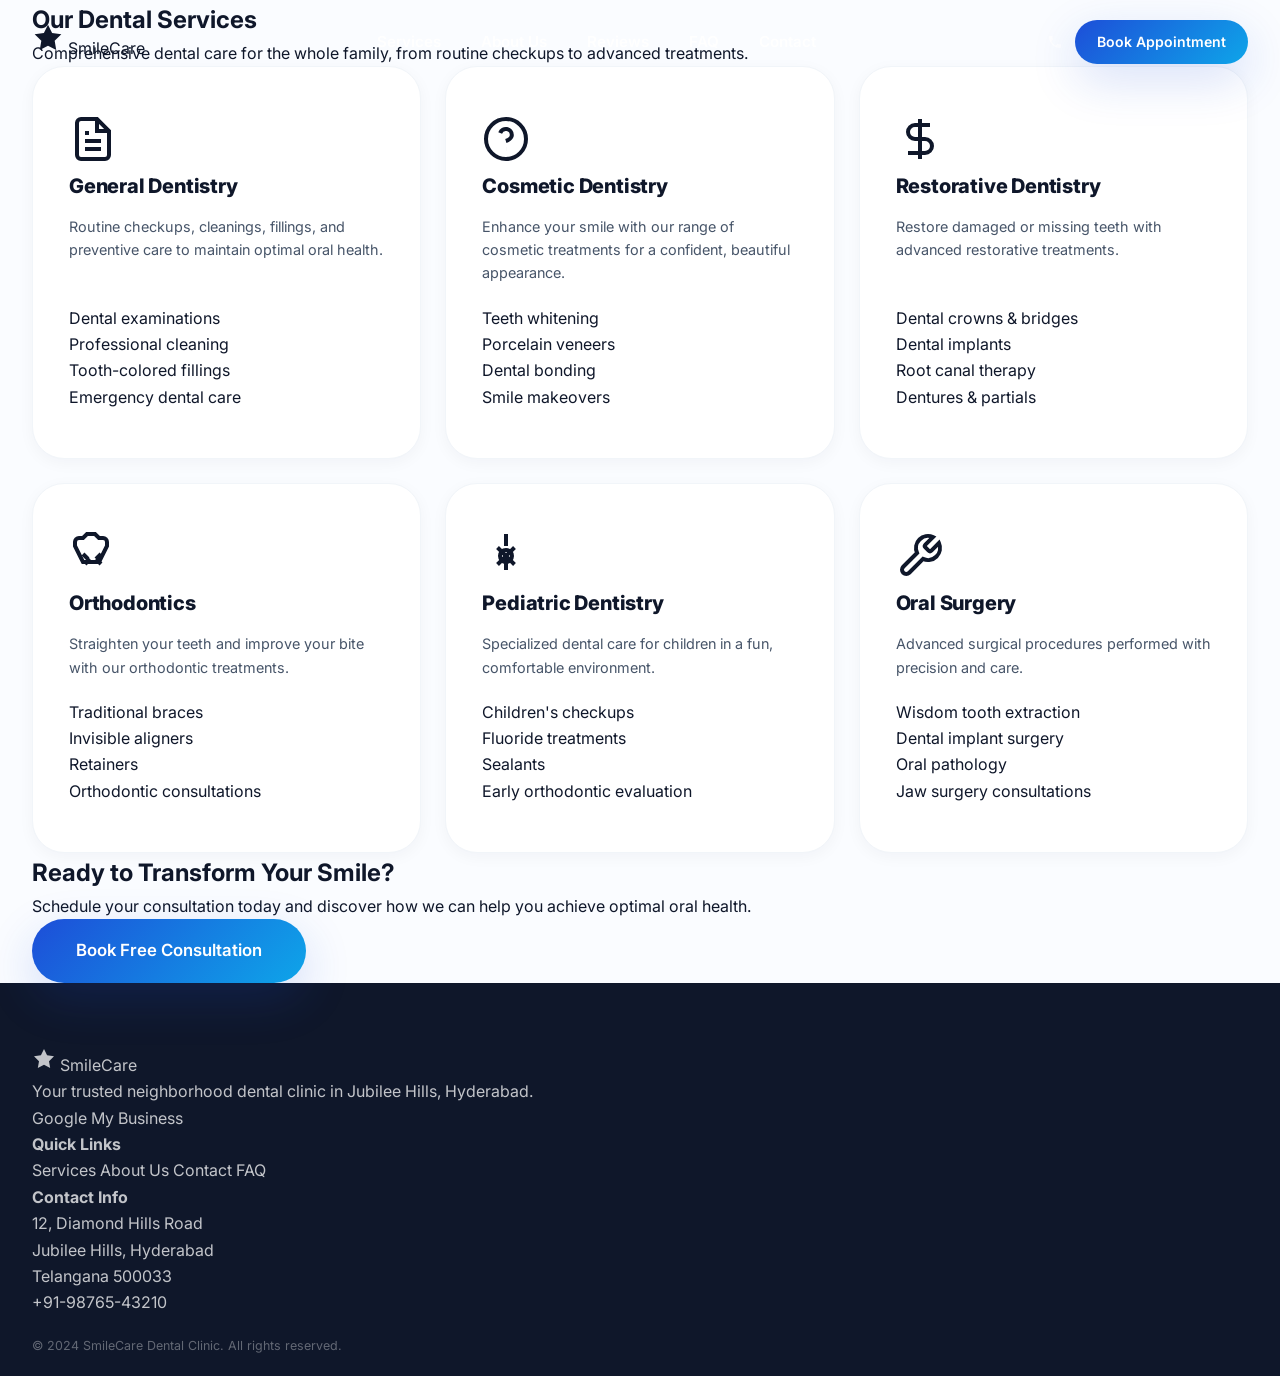
<file: services.html>
<!DOCTYPE html>
<html lang="en">
<head>
  <meta charset="UTF-8" />
  <meta name="viewport" content="width=device-width, initial-scale=1.0" />
  <title>Our Services | SmileCare Dental Clinic</title>
  <meta name="description" content="Comprehensive dental services at SmileCare Clinic: teeth cleaning, fillings, root canals, implants, braces, whitening, and more. Book your appointment today." />
  <meta name="keywords" content="dental services, teeth cleaning, dental implants, root canal, braces, teeth whitening, cosmetic dentistry" />
  <meta name="robots" content="index, follow" />
  <meta property="og:title" content="Our Services | SmileCare Dental Clinic" />
  <meta property="og:description" content="Comprehensive dental services at SmileCare Clinic: teeth cleaning, fillings, root canals, implants, braces, whitening, and more. Book your appointment today." />
  <meta property="og:image" content="./images/clinic_hero.png" />
  <meta property="og:type" content="website" />
  <meta property="og:url" content="http://localhost:8000/services.html" />
  <link rel="canonical" href="http://localhost:8000/services.html" />
  <link rel="icon" href="./favicon.svg" type="image/svg+xml" />
  <link rel="preconnect" href="https://fonts.googleapis.com" />
  <link rel="preconnect" href="https://fonts.gstatic.com" crossorigin />
  <link href="https://fonts.googleapis.com/css2?family=Inter:wght@300;400;500;600;700;800;900&family=DM+Serif+Display:ital@0;1&display=swap" rel="stylesheet" />
  <link rel="stylesheet" href="./style.css" />
</head>
<body>
  <header id="navbar" class="navbar">
    <div class="container nav-inner">
      <a href="./index.html" class="logo" aria-label="SmileCare Dental Clinic homepage">
        <svg width="32" height="32" viewBox="0 0 24 24" fill="currentColor"><path d="M12 2l3.09 6.26L22 9.27l-5 4.87 1.18 6.88L12 17.77l-6.18 3.25L7 14.14 2 9.27l6.91-1.01L12 2z"/></svg>
        <span>SmileCare</span>
      </a>
      <nav class="nav-links" id="nav-links" role="navigation" aria-label="Primary navigation">
        <a href="./services.html" class="nav-link active">Services</a>
        <a href="./index.html#about" class="nav-link">About Us</a>
        <a href="./index.html#testimonials" class="nav-link">Reviews</a>
        <a href="./index.html#faq" class="nav-link">FAQ</a>
        <a href="./index.html#contact" class="nav-link">Contact</a>
      </nav>
      <div class="nav-cta-group">
        <a href="tel:+919876543210" class="btn-call" id="nav-call">
          <svg width="16" height="16" viewBox="0 0 24 24" fill="currentColor"><path d="M6.62 10.79c1.44 2.83 3.76 5.14 6.59 6.59l2.2-2.2c.27-.27.67-.36 1.02-.24 1.12.37 2.33.57 3.57.57.55 0 1 .45 1 1V20c0 .55-.45 1-1 1-9.39 0-17-7.61-17-17 0-.55.45-1 1-1h3.5c.55 0 1 .45 1 1 0 1.25.2 2.45.57 3.57.11.35.03.74-.25 1.02l-2.2 2.2z"/></svg>
        <a href="./index.html#book" class="btn-primary nav-book" id="nav-book">Book Appointment</a>
        <button class="hamburger" id="hamburger" aria-label="Toggle menu">
          <span></span><span></span><span></span>
        </button>
      </div>
    </div>
  </header>

  <main>
    <section class="services-hero">
      <div class="container">
        <h1>Our Dental Services</h1>
        <p class="lead">Comprehensive dental care for the whole family, from routine checkups to advanced treatments.</p>
      </div>
    </section>

    <section class="services-content">
      <div class="container">
        <div class="services-grid">
          <div class="service-card">
            <div class="service-icon">
              <svg width="48" height="48" viewBox="0 0 24 24" fill="none" stroke="currentColor" stroke-width="2"><path d="M14 2H6a2 2 0 0 0-2 2v16a2 2 0 0 0 2 2h12a2 2 0 0 0 2-2V8z"/><polyline points="14,2 14,8 20,8"/><line x1="16" y1="13" x2="8" y2="13"/><line x1="16" y1="17" x2="8" y2="17"/><polyline points="10,9 9,9 8,9"/></svg>
            </div>
            <h3>General Dentistry</h3>
            <p>Routine checkups, cleanings, fillings, and preventive care to maintain optimal oral health.</p>
            <ul>
              <li>Dental examinations</li>
              <li>Professional cleaning</li>
              <li>Tooth-colored fillings</li>
              <li>Emergency dental care</li>
            </ul>
          </div>

          <div class="service-card">
            <div class="service-icon">
              <svg width="48" height="48" viewBox="0 0 24 24" fill="none" stroke="currentColor" stroke-width="2"><circle cx="12" cy="12" r="10"/><path d="M9.09 9a3 3 0 0 1 5.83 1c0 2-3 3-3 3"/><path d="M12 17h.01"/></svg>
            </div>
            <h3>Cosmetic Dentistry</h3>
            <p>Enhance your smile with our range of cosmetic treatments for a confident, beautiful appearance.</p>
            <ul>
              <li>Teeth whitening</li>
              <li>Porcelain veneers</li>
              <li>Dental bonding</li>
              <li>Smile makeovers</li>
            </ul>
          </div>

          <div class="service-card">
            <div class="service-icon">
              <svg width="48" height="48" viewBox="0 0 24 24" fill="none" stroke="currentColor" stroke-width="2"><path d="M12 2v20M17 5H9.5a3.5 3.5 0 0 0 0 7h5a3.5 3.5 0 0 1 0 7H6"/></svg>
            </div>
            <h3>Restorative Dentistry</h3>
            <p>Restore damaged or missing teeth with advanced restorative treatments.</p>
            <ul>
              <li>Dental crowns & bridges</li>
              <li>Dental implants</li>
              <li>Root canal therapy</li>
              <li>Dentures & partials</li>
            </ul>
          </div>

          <div class="service-card">
            <div class="service-icon">
              <svg width="48" height="48" viewBox="0 0 24 24" fill="none" stroke="currentColor" stroke-width="2"><path d="M3 7V5a2 2 0 0 1 2-2h2l2-2h4l2 2h2a2 2 0 0 1 2 2v2l-3 6-1 2H7l-1-2-3-6z"/><path d="M16 11l-2.5 2.5"/><path d="M10.5 13.5L8 16"/><path d="M7 11l2.5 2.5"/><path d="M13.5 13.5L16 16"/></svg>
            </div>
            <h3>Orthodontics</h3>
            <p>Straighten your teeth and improve your bite with our orthodontic treatments.</p>
            <ul>
              <li>Traditional braces</li>
              <li>Invisible aligners</li>
              <li>Retainers</li>
              <li>Orthodontic consultations</li>
            </ul>
          </div>

          <div class="service-card">
            <div class="service-icon">
              <svg width="48" height="48" viewBox="0 0 24 24" fill="none" stroke="currentColor" stroke-width="2"><circle cx="12" cy="12" r="3"/><path d="M12 1v6m0 6v6"/><path d="m16.24 7.76-4.24 4.24-4.24-4.24"/><path d="m7.76 16.24 4.24-4.24 4.24 4.24"/></svg>
            </div>
            <h3>Pediatric Dentistry</h3>
            <p>Specialized dental care for children in a fun, comfortable environment.</p>
            <ul>
              <li>Children's checkups</li>
              <li>Fluoride treatments</li>
              <li>Sealants</li>
              <li>Early orthodontic evaluation</li>
            </ul>
          </div>

          <div class="service-card">
            <div class="service-icon">
              <svg width="48" height="48" viewBox="0 0 24 24" fill="none" stroke="currentColor" stroke-width="2"><path d="M14.7 6.3a1 1 0 0 0 0 1.4l1.6 1.6a1 1 0 0 0 1.4 0l3.77-3.77a6 6 0 0 1-7.94 7.94l-6.91 6.91a2.12 2.12 0 0 1-3-3l6.91-6.91a6 6 0 0 1 7.94-7.94l-3.76 3.76z"/></svg>
            </div>
            <h3>Oral Surgery</h3>
            <p>Advanced surgical procedures performed with precision and care.</p>
            <ul>
              <li>Wisdom tooth extraction</li>
              <li>Dental implant surgery</li>
              <li>Oral pathology</li>
              <li>Jaw surgery consultations</li>
            </ul>
          </div>
        </div>

        <div class="cta-section">
          <h2>Ready to Transform Your Smile?</h2>
          <p>Schedule your consultation today and discover how we can help you achieve optimal oral health.</p>
          <a href="./index.html#book" class="btn-primary btn-lg">Book Free Consultation</a>
        </div>
      </div>
    </section>
  </main>

  <footer class="footer">
    <div class="container">
      <div class="footer-content">
        <div class="footer-section">
          <a href="./index.html" class="footer-logo">
            <svg width="24" height="24" viewBox="0 0 24 24" fill="currentColor"><path d="M12 2l3.09 6.26L22 9.27l-5 4.87 1.18 6.88L12 17.77l-6.18 3.25L7 14.14 2 9.27l6.91-1.01L12 2z"/></svg>
            <span>SmileCare</span>
          </a>
          <p>Your trusted neighborhood dental clinic in Jubilee Hills, Hyderabad.</p>
          <div class="social-links">
            <a href="https://www.google.com/maps/place/SmileCare+Dental+Clinic/@17.4320,78.4200" aria-label="Find us on Google Maps">Google My Business</a>
          </div>
        </div>
        <div class="footer-section">
          <h4>Quick Links</h4>
          <a href="./services.html">Services</a>
          <a href="./index.html#about">About Us</a>
          <a href="./index.html#contact">Contact</a>
          <a href="./index.html#faq">FAQ</a>
        </div>
        <div class="footer-section">
          <h4>Contact Info</h4>
          <p>12, Diamond Hills Road<br>Jubilee Hills, Hyderabad<br>Telangana 500033</p>
          <p><a href="tel:+919876543210">+91-98765-43210</a></p>
        </div>
      </div>
      <div class="footer-bottom">
        <p>&copy; 2024 SmileCare Dental Clinic. All rights reserved.</p>
      </div>
    </div>
  </footer>

  <script src="./script.js"></script>
</body>
</html>
</file>
<file: style.css>
/* ═══════════════════════════════════════════════
   SmileCare Dental — Premium Website Stylesheet
   ═══════════════════════════════════════════════ */

/* ─── Tokens ─── */
:root {
  --primary: #1d4ed8;
  --primary-light: #3b82f6;
  --primary-pale: #eff6ff;
  --primary-dark: #1e3a8a;
  --accent: #06b6d4;
  --accent2: #0ea5e9;
  --green: #10b981;
  --pink: #ec4899;
  --purple: #8b5cf6;
  --gold: #f59e0b;

  --text: #0f172a;
  --text-muted: #475569;
  --text-light: #94a3b8;
  --bg: #fafcff;
  --bg-card: #ffffff;
  --border: #e2e8f0;
  --border-light: #f1f5f9;

  --radius: 20px;
  --radius-sm: 12px;
  --radius-lg: 32px;
  --shadow-sm: 0 4px 16px rgba(15, 23, 42, 0.04);
  --shadow: 0 12px 40px rgba(15, 23, 42, 0.06);
  --shadow-lg: 0 24px 80px rgba(15, 23, 42, 0.08);
  --shadow-blue: 0 16px 48px rgba(29, 78, 216, 0.18);

  --nav-h: 84px;
  --transition: all 0.4s cubic-bezier(0.16, 1, 0.3, 1);
  --transition-slow: all 0.8s cubic-bezier(0.16, 1, 0.3, 1);
}

/* ─── Reset ─── */
*,
*::before,
*::after {
  box-sizing: border-box;
  margin: 0;
  padding: 0;
}

html, body {
  max-width: 100%;
  overflow-x: hidden;
}

html {
  scroll-behavior: smooth;
  scroll-padding-top: 90px;
  font-size: 16px;
}

body {
  font-family: 'Inter', -apple-system, BlinkMacSystemFont, sans-serif;
  background: var(--bg);
  color: var(--text);
  line-height: 1.65;
  overflow-x: hidden;
}

/* ─── Custom Scrollbar ─── */
::-webkit-scrollbar {
  width: 10px;
}

::-webkit-scrollbar-track {
  background: var(--bg);
}

::-webkit-scrollbar-thumb {
  background: linear-gradient(var(--primary-light), var(--primary));
  border-radius: 10px;
  border: 2px solid var(--bg);
}

::-webkit-scrollbar-thumb:hover {
  background: var(--primary);
}

img {
  max-width: 100%;
  display: block;
}

a {
  text-decoration: none;
  color: inherit;
  transition: var(--transition);
}

ul {
  list-style: none;
}

button {
  cursor: pointer;
  border: none;
  background: none;
  font-family: inherit;
}

/* ─── Container ─── */
.container {
  max-width: 1280px;
  margin: 0 auto;
  padding: 0 32px;
}

/* ─── Section ─── */
.section {
  padding: 120px 0;
}

/* ─── Gradient Text ─── */
.gradient-text {
  background: linear-gradient(135deg, var(--primary) 0%, var(--accent) 100%);
  -webkit-background-clip: text;
  -webkit-text-fill-color: transparent;
  background-clip: text;
}

/* ─── Buttons ─── */
.btn-primary {
  display: inline-flex;
  align-items: center;
  gap: 8px;
  background: linear-gradient(135deg, var(--primary) 0%, var(--accent2) 100%);
  color: #fff;
  font-weight: 600;
  font-size: 0.95rem;
  padding: 13px 28px;
  border-radius: 999px;
  transition: var(--transition);
  box-shadow: var(--shadow-blue);
  white-space: nowrap;
}

.btn-primary:hover {
  transform: translateY(-2px);
  box-shadow: 0 16px 48px rgba(29, 78, 216, 0.30);
  filter: brightness(1.08);
}

.btn-primary.btn-lg {
  padding: 18px 44px;
  font-size: 1.05rem;
}

.btn-primary.btn-full {
  width: 100%;
  justify-content: center;
  padding: 16px;
  font-size: 1rem;
}

.btn-ghost {
  display: inline-flex;
  align-items: center;
  gap: 8px;
  background: rgba(255, 255, 255, 0.15);
  color: #fff;
  font-weight: 600;
  font-size: 0.95rem;
  padding: 13px 28px;
  border-radius: 999px;
  border: 2px solid rgba(255, 255, 255, 0.4);
  transition: var(--transition);
  backdrop-filter: blur(8px);
  white-space: nowrap;
}

.btn-ghost:hover {
  background: rgba(255, 255, 255, 0.25);
  border-color: rgba(255, 255, 255, 0.7);
}

.btn-ghost.btn-lg {
  padding: 16px 36px;
  font-size: 1rem;
}

.btn-outline {
  display: inline-flex;
  align-items: center;
  gap: 8px;
  background: transparent;
  color: var(--primary);
  font-weight: 600;
  padding: 13px 28px;
  border-radius: 999px;
  border: 2px solid var(--primary);
  transition: var(--transition);
}

.btn-outline:hover {
  background: var(--primary);
  color: #fff;
}

.btn-white {
  display: inline-flex;
  align-items: center;
  gap: 8px;
  background: #fff;
  color: var(--primary);
  font-weight: 700;
  padding: 15px 32px;
  border-radius: 999px;
  transition: var(--transition);
  box-shadow: 0 8px 24px rgba(0, 0, 0, 0.15);
  white-space: nowrap;
}

.btn-white:hover {
  transform: translateY(-2px);
  box-shadow: 0 16px 40px rgba(0, 0, 0, 0.20);
}

.btn-outline-white {
  display: inline-flex;
  align-items: center;
  gap: 8px;
  background: transparent;
  color: #fff;
  font-weight: 600;
  padding: 14px 28px;
  border-radius: 999px;
  border: 2px solid rgba(255, 255, 255, 0.6);
  transition: var(--transition);
  white-space: nowrap;
}

.btn-outline-white:hover {
  background: rgba(255, 255, 255, 0.15);
  border-color: #fff;
}

/* Pulse animation */
@keyframes pulse-ring {
  0% {
    box-shadow: 0 0 0 0 rgba(29, 78, 216, 0.35);
  }

  70% {
    box-shadow: 0 0 0 14px rgba(29, 78, 216, 0);
  }

  100% {
    box-shadow: 0 0 0 0 rgba(29, 78, 216, 0);
  }
}

.pulse-btn {
  animation: pulse-ring 2.5s ease-out infinite;
}

/* ─── Section Header ─── */
.section-header {
  text-align: center;
  margin-bottom: 80px;
}

.section-tag {
  display: inline-flex;
  align-items: center;
  gap: 8px;
  background: var(--primary-pale);
  color: var(--primary-dark);
  font-weight: 700;
  font-size: 0.85rem;
  letter-spacing: 0.1em;
  text-transform: uppercase;
  padding: 8px 20px;
  border-radius: 999px;
  margin-bottom: 24px;
}

.section-title {
  font-size: clamp(2.2rem, 5vw, 3.2rem);
  font-weight: 800;
  line-height: 1.15;
  margin-bottom: 24px;
  color: var(--text);
  letter-spacing: -0.02em;
}

.section-subtitle {
  color: var(--text-muted);
  font-size: 1.15rem;
  line-height: 1.7;
  max-width: 640px;
  margin: 0 auto;
}

/* ════════════════════════════════
   NAVBAR
════════════════════════════════ */
.navbar {
  position: fixed;
  top: 0;
  left: 0;
  right: 0;
  z-index: 100;
  height: var(--nav-h);
  background: transparent;
  transition: var(--transition);
}

.navbar.scrolled {
  background: rgba(255, 255, 255, 0.85);
  box-shadow: var(--shadow-sm);
  backdrop-filter: blur(24px);
  -webkit-backdrop-filter: blur(24px);
  border-bottom: 1px solid rgba(0, 0, 0, 0.04);
}

.nav-inner {
  display: flex;
  align-items: center;
  justify-content: space-between;
  height: var(--nav-h);
  gap: 24px;
}

.brand {
  display: flex;
  align-items: center;
  gap: 12px;
  font-weight: 800;
  font-size: 1.4rem;
  color: #fff;
  transition: var(--transition);
  letter-spacing: -0.02em;
}

.brand:hover .brand-icon {
  animation: brand-bounce 0.8s cubic-bezier(0.36, 0, 0.66, -0.56) infinite alternate;
}

@keyframes brand-bounce {
  0% {
    transform: translateY(0);
  }
  100% {
    transform: translateY(-4px) rotate(12deg);
  }
}

.brand-icon {
  font-size: 1.8rem;
  transition: transform 0.3s;
}

.navbar.scrolled .brand {
  color: var(--text);
}

.brand-accent {
  color: var(--accent);
}

.navbar.scrolled .brand-accent {
  color: var(--primary);
}

.brand-text {
  letter-spacing: -0.03em;
}

.nav-links {
  display: flex;
  align-items: center;
  gap: 8px;
}

.nav-link {
  font-size: 0.95rem;
  font-weight: 600;
  color: rgba(255, 255, 255, 0.95);
  padding: 8px 16px;
  border-radius: 999px;
  transition: var(--transition);
}

.nav-link:hover {
  background: rgba(255, 255, 255, 0.15);
  color: #fff;
  transform: translateY(-1px);
}

.navbar.scrolled .nav-link {
  color: var(--text-muted);
}

.navbar.scrolled .nav-link:hover {
  background: var(--bg);
  color: var(--primary);
  box-shadow: inset 0 0 0 1px var(--border);
}

.navbar.scrolled .nav-link.active-nav {
  color: var(--primary);
  font-weight: 600;
}

.nav-link.active-nav {
  color: #fff;
  background: rgba(255, 255, 255, 0.15);
}

.nav-cta-group {
  display: flex;
  align-items: center;
  gap: 12px;
}

.btn-call {
  display: flex;
  align-items: center;
  gap: 6px;
  font-size: 0.85rem;
  font-weight: 600;
  color: rgba(255, 255, 255, 0.9);
  transition: var(--transition);
}

.navbar.scrolled .btn-call {
  color: var(--text-muted);
}

.btn-call:hover {
  color: var(--primary);
}

.nav-book {
  font-size: 0.88rem;
  padding: 10px 22px;
  background: linear-gradient(135deg, var(--primary), var(--accent2));
}

.hamburger {
  display: none;
  flex-direction: column;
  gap: 5px;
  padding: 6px;
}

.hamburger span {
  display: block;
  width: 22px;
  height: 2px;
  background: #fff;
  border-radius: 2px;
  transition: var(--transition);
}

.navbar.scrolled .hamburger span {
  background: var(--text);
}

/* ════════════════════════════════
   HERO
════════════════════════════════ */
.hero {
  min-height: 100vh;
  background: linear-gradient(135deg, #0f172a 0%, #1e3a8a 40%, #1d4ed8 70%, #0891b2 100%);
  display: flex;
  align-items: center;
  position: relative;
  overflow: hidden;
  padding-top: var(--nav-h);
}

.hero-bg-gradient {
  position: absolute;
  inset: 0;
  background:
    radial-gradient(ellipse 60% 50% at 70% 40%, rgba(6, 182, 212, 0.18) 0%, transparent 60%),
    radial-gradient(ellipse 40% 60% at 20% 70%, rgba(99, 102, 241, 0.14) 0%, transparent 60%);
  pointer-events: none;
}

.hero-particles {
  position: absolute;
  inset: 0;
  pointer-events: none;
  overflow: hidden;
}

.particle {
  position: absolute;
  border-radius: 50%;
  background: rgba(255, 255, 255, 0.06);
  animation: float-particle linear infinite;
}

@keyframes float-particle {
  0% {
    transform: translateY(100vh) rotate(0deg);
    opacity: 0;
  }

  10% {
    opacity: 1;
  }

  90% {
    opacity: 0.6;
  }

  100% {
    transform: translateY(-100px) rotate(720deg);
    opacity: 0;
  }
}

.hero-inner {
  display: grid;
  grid-template-columns: 1fr 1.1fr;
  gap: 80px;
  align-items: center;
  padding: 100px 32px 140px;
  position: relative;
  z-index: 1;
}

.hero-badge {
  display: inline-flex;
  align-items: center;
  gap: 8px;
  background: rgba(255, 255, 255, 0.12);
  border: 1px solid rgba(255, 255, 255, 0.2);
  color: rgba(255, 255, 255, 0.9);
  font-size: 0.82rem;
  font-weight: 500;
  padding: 7px 16px;
  border-radius: 999px;
  margin-bottom: 24px;
  backdrop-filter: blur(8px);
}

.badge-dot {
  width: 8px;
  height: 8px;
  background: #22c55e;
  border-radius: 50%;
  animation: blink 1.5s ease-in-out infinite;
}

@keyframes blink {

  0%,
  100% {
    opacity: 1
  }

  50% {
    opacity: 0.3
  }
}

.hero-title {
  font-size: clamp(2.8rem, 5.5vw, 4.4rem);
  font-weight: 900;
  color: #fff;
  line-height: 1.05;
  margin-bottom: 24px;
  letter-spacing: -0.04em;
}

.hero-title .gradient-text {
  background: linear-gradient(90deg, #38bdf8, #a5f3fc);
  -webkit-background-clip: text;
  -webkit-text-fill-color: transparent;
  background-clip: text;
}

.hero-subtitle {
  font-size: 1.25rem;
  color: rgba(255, 255, 255, 0.85);
  max-width: 520px;
  margin-bottom: 40px;
  line-height: 1.65;
}

.hero-subtitle strong {
  color: #fff;
  font-weight: 700;
}

/* Trust bar */
.trust-bar {
  display: grid;
  grid-template-columns: repeat(4, 1fr);
  background: rgba(255, 255, 255, 0.10);
  border: 1px solid rgba(255, 255, 255, 0.15);
  border-radius: var(--radius);
  padding: 0;
  margin-bottom: 40px;
  backdrop-filter: blur(12px);
  overflow: hidden;
}

.trust-item {
  display: flex;
  align-items: center;
  gap: 10px;
  color: #fff;
  padding: 20px 18px;
  position: relative;
}

.trust-item:not(:last-child)::after {
  content: '';
  position: absolute;
  right: 0;
  top: 20%;
  height: 60%;
  width: 1px;
  background: rgba(255, 255, 255, 0.18);
}

.trust-item .trust-icon {
  font-size: 1.4rem;
  flex-shrink: 0;
}

.trust-item div {
  display: flex;
  flex-direction: column;
}

.trust-item strong {
  font-size: 1.15rem;
  font-weight: 800;
  line-height: 1.2;
}

.trust-item span {
  font-size: 0.8rem;
  color: rgba(255, 255, 255, 0.7);
  white-space: nowrap;
}

.hero-actions {
  display: flex;
  align-items: center;
  gap: 20px;
  flex-wrap: wrap;
  margin-top: 0;
}

/* Hero Visual */
.hero-visual {
  position: relative;
}

.hero-card-float {
  position: relative;
  border-radius: var(--radius-lg);
  overflow: visible;
}

.clinic-img-wrap {
  position: relative;
  border-radius: var(--radius-lg);
  overflow: hidden;
  box-shadow: var(--shadow-lg);
}

.clinic-img {
  width: 100%;
  height: 400px;
  object-fit: cover;
  border-radius: var(--radius-lg);
}

.img-overlay-badge {
  position: absolute;
  bottom: 20px;
  right: 20px;
  background: rgba(0, 0, 0, 0.65);
  backdrop-filter: blur(14px);
  border: 1px solid rgba(255, 255, 255, 0.15);
  color: rgba(255, 255, 255, 0.95);
  font-size: 0.72rem;
  font-weight: 500;
  padding: 8px 14px;
  border-radius: 999px;
  display: flex;
  align-items: center;
  gap: 6px;
  z-index: 1;
  box-shadow: 0 4px 15px rgba(0, 0, 0, 0.2);
  transition: var(--transition);
  white-space: nowrap;
  letter-spacing: 0.012em;
}

.img-overlay-badge:hover {
  background: rgba(0, 0, 0, 0.78);
  box-shadow: 0 6px 28px rgba(0, 0, 0, 0.35);
}

/* Floating cards */
.floating-card {
  position: absolute;
  background: #fff;
  border-radius: var(--radius-sm);
  padding: 14px 18px;
  box-shadow: var(--shadow-lg);
  font-size: 0.82rem;
  animation: float 3s ease-in-out infinite;
}

@keyframes float {

  0%,
  100% {
    transform: translateY(0px)
  }

  50% {
    transform: translateY(-8px)
  }
}

.fc-rating {
  top: -20px;
  right: -20px;
  min-width: 180px;
  animation-delay: 0.5s;
}

.fc-rating .fc-stars {
  color: #f59e0b;
  font-size: 0.9rem;
  margin-bottom: 4px;
}

.fc-rating p {
  font-weight: 600;
  color: var(--text);
  margin-bottom: 2px;
}

.fc-rating span {
  color: var(--text-muted);
  font-size: 0.74rem;
}

.fc-next {
  bottom: -18px;
  left: -20px;
  display: flex;
  align-items: center;
  gap: 10px;
  animation-delay: 1.2s;
}

.fc-next strong {
  display: block;
  font-weight: 600;
  color: var(--text);
}

.fc-next span {
  color: var(--primary);
  font-weight: 500;
}

/* Scroll indicator */
.hero-scroll {
  position: absolute;
  bottom: 32px;
  left: 50%;
  transform: translateX(-50%);
  z-index: 2;
}

.scroll-arrow {
  width: 28px;
  height: 28px;
  border-right: 2px solid rgba(255, 255, 255, 0.5);
  border-bottom: 2px solid rgba(255, 255, 255, 0.5);
  transform: rotate(45deg);
  animation: scroll-bounce 2s ease-in-out infinite;
}

@keyframes scroll-bounce {

  0%,
  100% {
    transform: rotate(45deg) translateY(0)
  }

  50% {
    transform: rotate(45deg) translateY(8px)
  }
}

/* ════════════════════════════════
   ANNOUNCEMENT STRIP
════════════════════════════════ */
.strip {
  background: linear-gradient(90deg, var(--primary-dark), var(--primary));
  color: rgba(255, 255, 255, 0.92);
  font-size: 0.8rem;
  font-weight: 500;
  padding: 14px 0;
  overflow: hidden;
  border-top: 1px solid rgba(255, 255, 255, 0.1);
  border-bottom: 1px solid rgba(255, 255, 255, 0.1);
  backdrop-filter: blur(8px);
}

.strip-inner {
  display: flex;
  gap: 48px;
  white-space: nowrap;
  animation: marquee 40s linear infinite;
  width: max-content;
  will-change: transform;
}

@keyframes marquee {
  0% {
    transform: translateX(0)
  }

  100% {
    transform: translateX(-50%)
  }
}

.strip-sep {
  opacity: 0.4;
  font-size: 1.2rem;
  vertical-align: middle;
}

/* ════════════════════════════════
   SERVICES
════════════════════════════════ */
.services-section {
  background: #fff;
}

.services-tabs {
  display: flex;
  gap: 8px;
  justify-content: center;
  flex-wrap: wrap;
  margin-bottom: 40px;
}

.stab {
  padding: 10px 24px;
  border-radius: 999px;
  font-size: 0.88rem;
  font-weight: 600;
  color: var(--text-muted);
  background: var(--border-light);
  border: 2px solid transparent;
  transition: var(--transition);
}

.stab:hover {
  color: var(--primary);
  background: var(--primary-pale);
}

.stab.active {
  background: linear-gradient(135deg, var(--primary), var(--accent2));
  color: #fff;
  box-shadow: var(--shadow-blue);
}

.service-panel {
  display: none;
}

.service-panel.active {
  display: block;
}

.services-grid {
  display: grid;
  grid-template-columns: repeat(3, 1fr);
  gap: 24px;
}

.about-grid {
  display: grid;
  grid-template-columns: 1.1fr 0.9fr;
  gap: 32px;
  align-items: center;
  margin-top: 24px;
}

.about-copy p {
  color: var(--text-muted);
  margin-bottom: 1.4rem;
}

.about-values {
  display: grid;
  grid-template-columns: repeat(2, minmax(0, 1fr));
  gap: 18px;
  margin-top: 24px;
}

.about-card {
  background: var(--bg-card);
  border: 1px solid var(--border-light);
  border-radius: var(--radius-lg);
  padding: 32px;
  box-shadow: var(--shadow-sm);
  transition: var(--transition);
}

.about-card:hover {
  box-shadow: var(--shadow);
  transform: translateY(-4px);
}

.about-card h3 {
  margin-bottom: 10px;
  font-size: 1.05rem;
  color: var(--text);
}

.about-card p {
  margin: 0;
  color: var(--text-muted);
  font-size: 0.95rem;
  line-height: 1.75;
}

.about-visual img {
  width: 100%;
  border-radius: var(--radius);
  display: block;
}

.service-card {
  background: var(--bg-card);
  border: 1px solid var(--border-light);
  border-radius: var(--radius-lg);
  padding: 48px 36px;
  transition: var(--transition-slow);
  animation-delay: var(--delay, 0s);
  display: flex;
  flex-direction: column;
  box-shadow: var(--shadow-sm);
  position: relative;
  overflow: hidden;
}

.service-card::after {
  content: '';
  position: absolute;
  top: 0;
  left: 0;
  right: 0;
  height: 4px;
  background: linear-gradient(90deg, var(--primary), var(--accent));
  opacity: 0;
  transition: var(--transition);
}

.service-card:hover {
  transform: translateY(-12px);
  box-shadow: var(--shadow-lg);
  border-color: transparent;
}

.service-card:hover::after {
  opacity: 1;
}

.sc-icon {
  width: 72px;
  height: 72px;
  background: var(--c, var(--primary-pale));
  border-radius: 20px;
  display: flex;
  align-items: center;
  justify-content: center;
  font-size: 2.2rem;
  margin-bottom: 28px;
  position: relative;
  transition: var(--transition-slow);
  box-shadow: inset 0 -4px 12px rgba(0, 0, 0, 0.04);
}

.service-card:hover .sc-icon {
  transform: scale(1.1) rotate(5deg);
  animation: float-icon 2s ease-in-out infinite;
}

@keyframes float-icon {

  0%,
  100% {
    transform: scale(1.1) rotate(5deg) translateY(0);
  }

  50% {
    transform: scale(1.1) rotate(5deg) translateY(-5px);
  }
}

.service-card h3 {
  font-size: 1.25rem;
  font-weight: 800;
  margin-bottom: 12px;
  color: var(--text);
  letter-spacing: -0.01em;
}

.service-card p {
  font-size: 0.9rem;
  color: var(--text-muted);
  margin-bottom: 20px;
  line-height: 1.6;
  flex: 1;
}

.sc-perks {
  display: flex;
  flex-direction: column;
  gap: 8px;
  margin-bottom: 24px;
  padding-top: 16px;
  border-top: 1px dashed var(--border);
}

.sc-perks li {
  font-size: 0.8rem;
  color: var(--text-muted);
  font-weight: 500;
  display: flex;
  align-items: center;
  gap: 8px;
}

.sc-perks li::before {
  content: '✔';
  color: var(--green);
  font-weight: 800;
}

.sc-link {
  font-size: 0.88rem;
  font-weight: 700;
  color: var(--primary);
  display: inline-flex;
  align-items: center;
  gap: 6px;
  transition: var(--transition);
}

.sc-link:hover {
  color: var(--accent);
  gap: 10px;
}

/* ════════════════════════════════
   WHY US
════════════════════════════════ */
.why-section {
  background: var(--bg);
}

.why-grid {
  display: grid;
  grid-template-columns: 1fr 1fr;
  gap: 72px;
  align-items: center;
}

.why-desc {
  color: var(--text-muted);
  font-size: 1rem;
  margin-bottom: 36px;
  line-height: 1.7;
}

.why-features {
  display: flex;
  flex-direction: column;
  gap: 24px;
  margin-bottom: 36px;
}

.why-feat {
  display: flex;
  gap: 16px;
  align-items: flex-start;
}

.wf-icon {
  width: 48px;
  height: 48px;
  background: var(--primary-pale);
  border-radius: 12px;
  display: flex;
  align-items: center;
  justify-content: center;
  font-size: 1.4rem;
  flex-shrink: 0;
}

.why-feat h4 {
  font-size: 0.95rem;
  font-weight: 700;
  margin-bottom: 4px;
}

.why-feat p {
  font-size: 0.85rem;
  color: var(--text-muted);
  line-height: 1.5;
}

.why-visual {
  position: relative;
}

.why-img-wrap {
  position: relative;
  border-radius: var(--radius-lg);
  overflow: visible;
}

.why-img {
  width: 100%;
  height: 480px;
  object-fit: cover;
  object-position: top center;
  border-radius: var(--radius-lg);
  box-shadow: var(--shadow-lg);
}

.why-img-badge {
  position: absolute;
  bottom: -20px;
  left: 50%;
  transform: translateX(-50%);
  background: #fff;
  border-radius: var(--radius);
  padding: 14px 22px;
  box-shadow: var(--shadow-lg);
  display: flex;
  align-items: center;
  gap: 12px;
  font-size: 0.84rem;
  white-space: nowrap;
}

.why-img-badge span {
  font-size: 1.6rem;
}

.why-img-badge strong {
  display: block;
  font-weight: 700;
  font-size: 0.9rem;
}

.why-img-badge>div>span {
  color: var(--text-muted);
  font-size: 0.78rem;
}

.cert-row {
  display: flex;
  flex-wrap: wrap;
  justify-content: center;
  gap: 14px 18px;
  margin-top: 48px;
  max-width: 580px;
  /* Encourages balanced 2+2 or 3+2 wrapping */
  margin-left: auto;
  margin-right: auto;
}

.cert-chip {
  background: #fff;
  border: 1px solid var(--border);
  border-radius: 999px;
  padding: 10px 20px;
  font-size: 0.82rem;
  font-weight: 600;
  color: var(--text-muted);
  box-shadow: 0 2px 8px rgba(0, 0, 0, 0.04);
  transition: all 0.3s cubic-bezier(0.4, 0, 0.2, 1);
  white-space: nowrap;
  cursor: default;
}

.cert-chip:hover {
  transform: translateY(-2px);
  border-color: var(--primary-light);
  color: var(--primary);
  box-shadow: 0 4px 12px rgba(29, 78, 216, 0.08);
  background: var(--primary-pale);
}

/* ════════════════════════════════
   HYGIENE PROMISE
════════════════════════════════ */
.hygiene-section {
  background: linear-gradient(135deg, #f0fdf4, #dcfce7);
  padding: 32px 0;
  border-top: 1px solid #bbf7d0;
  border-bottom: 1px solid #bbf7d0;
}

.hygiene-inner {
  display: flex;
  align-items: center;
  gap: 24px;
  flex-wrap: wrap;
}

.hygiene-icon {
  font-size: 2.4rem;
  width: 72px;
  height: 72px;
  background: #fff;
  border-radius: 50%;
  display: flex;
  align-items: center;
  justify-content: center;
  box-shadow: 0 10px 25px rgba(22, 163, 74, 0.2);
  border: 4px solid #bbf7d0;
  flex-shrink: 0;
}

.hygiene-text {
  flex: 1;
  min-width: 260px;
}

.hygiene-text h3 {
  font-size: 1.25rem;
  font-weight: 800;
  color: #14532d;
  margin-bottom: 4px;
}

.hygiene-text p {
  font-size: 0.9rem;
  color: #166534;
  line-height: 1.6;
  opacity: 0.9;
}

.hygiene-section .btn-primary {
  background: linear-gradient(135deg, #16a34a, #15803d);
  white-space: nowrap;
  padding: 14px 32px;
  box-shadow: 0 8px 20px rgba(22, 163, 74, 0.3);
}

/* ════════════════════════════════
   STATS
════════════════════════════════ */
.stats-section {
  background: linear-gradient(135deg, var(--primary-dark) 0%, var(--primary) 60%, var(--accent2) 100%);
  padding: 64px 0;
}

.stats-grid {
  display: grid;
  grid-template-columns: repeat(4, 1fr);
  gap: 16px;
}

.stat-card {
  text-align: center;
  color: #fff;
  padding: 36px 20px;
  border-radius: var(--radius-lg);
  background: rgba(255, 255, 255, 0.06);
  border: 1px solid rgba(255, 255, 255, 0.12);
  backdrop-filter: blur(12px);
  transition: var(--transition-slow);
  animation-delay: var(--delay, 0s);
  box-shadow: 0 8px 32px rgba(0, 0, 0, 0.1);
}

.stat-card:hover {
  background: rgba(255, 255, 255, 0.12);
  transform: translateY(-8px);
  box-shadow: 0 16px 40px rgba(0, 0, 0, 0.2);
  border-color: rgba(255, 255, 255, 0.25);
}

.stat-num {
  display: inline;
  font-size: 2.8rem;
  font-weight: 900;
  letter-spacing: -0.02em;
  font-family: 'DM Serif Display', serif;
}

.stat-plus {
  display: inline;
  font-size: 2rem;
  font-weight: 700;
  opacity: 0.8;
}

.stat-label {
  font-size: 0.82rem;
  margin-top: 8px;
  opacity: 0.75;
  font-weight: 500;
}

/* ════════════════════════════════
   REVIEWS
════════════════════════════════ */
.reviews-section {
  background: #fff;
}

.google-rating-bar {
  display: flex;
  align-items: center;
  justify-content: center;
  gap: 10px;
  margin-top: 16px;
}

.google-logo {
  height: 20px;
  width: auto;
}

.gr-stars {
  color: #f59e0b;
  font-size: 1.1rem;
  letter-spacing: 1px;
}

.google-rating-bar strong {
  font-size: 1rem;
  font-weight: 700;
}

.gr-count {
  font-size: 0.84rem;
  color: var(--text-muted);
}

.reviews-carousel {
  overflow: hidden;
  position: relative;
}

.reviews-track {
  display: flex;
  gap: 24px;
  transition: transform 0.5s cubic-bezier(0.4, 0, 0.2, 1);
}

.review-card {
  width: 100%;
  max-width: 800px;
  margin: 0 auto;
  background: var(--bg-card);
  border: 1px solid var(--border-light);
  border-radius: var(--radius-lg);
  padding: 32px;
  transition: var(--transition-slow);
  flex-shrink: 0;
  display: flex;
  flex-direction: column;
  box-shadow: var(--shadow-sm);
}

.review-card:hover {
  box-shadow: var(--shadow);
  border-color: transparent;
  transform: translateY(-4px);
}

.rc-header {
  display: flex;
  align-items: flex-start;
  gap: 16px;
  margin-bottom: 14px;
}

.rc-avatar {
  width: 48px;
  height: 48px;
  border-radius: 50%;
  display: flex;
  align-items: center;
  justify-content: center;
  font-weight: 700;
  font-size: 1.1rem;
  flex-shrink: 0;
}

.rc-header>div {
  flex: 1;
  display: flex;
  flex-direction: column;
}

.rc-header strong {
  display: block;
  font-size: 0.9rem;
  font-weight: 700;
}

.rc-header span {
  font-size: 0.75rem;
  color: var(--text-muted);
}

.rc-stars {
  color: #f59e0b;
  font-size: 0.88rem;
  margin-left: auto;
  white-space: nowrap;
}

.review-card>p {
  font-size: 0.86rem;
  color: var(--text-muted);
  line-height: 1.65;
  margin-bottom: 14px;
  font-style: italic;
}

.rc-badge {
  font-size: 0.74rem;
  font-weight: 600;
  padding: 4px 10px;
  border-radius: 999px;
  background: #dcfce7;
  color: #16a34a;
}

.carousel-controls {
  display: flex;
  align-items: center;
  justify-content: center;
  gap: 16px;
  margin-top: 36px;
}

.carousel-btn {
  width: 44px;
  height: 44px;
  border-radius: 50%;
  background: var(--bg);
  border: 2px solid var(--border);
  font-size: 1.1rem;
  font-weight: 700;
  color: var(--text-muted);
  transition: var(--transition);
}

.carousel-btn:hover {
  background: var(--primary);
  color: #fff;
  border-color: var(--primary);
}

.carousel-dots {
  display: flex;
  gap: 8px;
}

.dot {
  width: 8px;
  height: 8px;
  border-radius: 50%;
  background: var(--border);
  transition: var(--transition);
  cursor: pointer;
}

.dot.active {
  background: var(--primary);
  width: 24px;
  border-radius: 4px;
}

/* ════════════════════════════════
   BOOKING
════════════════════════════════ */
.book-section {
  background: var(--bg);
}

.book-grid {
  display: grid;
  grid-template-columns: 1fr 1.2fr;
  gap: 64px;
  align-items: start;
}

.book-contact-items {
  display: flex;
  flex-direction: column;
  gap: 16px;
  margin-top: 32px;
  margin-bottom: 32px;
}

.bci {
  display: flex;
  align-items: center;
  gap: 16px;
  padding: 16px 20px;
  background: #fff;
  border-radius: var(--radius-sm);
  border: 1px solid var(--border);
  transition: var(--transition);
}

a.bci:hover {
  border-color: var(--primary);
  box-shadow: var(--shadow-blue);
  transform: translateX(4px);
}

.bci-icon {
  font-size: 1.6rem;
  width: 48px;
  text-align: center;
  flex-shrink: 0;
}

.bci strong {
  display: block;
  font-size: 0.9rem;
  font-weight: 700;
  margin-bottom: 2px;
}

.bci span {
  font-size: 0.82rem;
  color: var(--text-muted);
}

.book-form-wrap {
  background: var(--bg-card);
  border-radius: var(--radius-lg);
  padding: 48px;
  box-shadow: var(--shadow);
  border: 1px solid var(--border-light);
}

.book-form h3 {
  font-size: 1.4rem;
  font-weight: 800;
  margin-bottom: 6px;
}

.form-note {
  font-size: 0.84rem;
  color: var(--text-muted);
  margin-bottom: 28px;
}

.form-row {
  display: grid;
  grid-template-columns: 1fr 1fr;
  gap: 16px;
}

.form-group {
  display: flex;
  flex-direction: column;
  gap: 6px;
  margin-bottom: 16px;
}

.form-group label {
  font-size: 0.82rem;
  font-weight: 600;
  color: var(--text);
}

.form-group input,
.form-group select,
.form-group textarea {
  border: 1.5px solid var(--border);
  border-radius: var(--radius-sm);
  padding: 12px 14px;
  font-size: 0.9rem;
  font-family: inherit;
  color: var(--text);
  background: var(--bg);
  transition: var(--transition);
  outline: none;
}

.form-group input:focus,
.form-group select:focus,
.form-group textarea:focus {
  border-color: var(--primary);
  box-shadow: 0 0 0 4px rgba(29, 78, 216, 0.08), 0 4px 12px rgba(0, 0, 0, 0.05);
  background: #fff;
  transform: translateY(-1px);
}

.form-group textarea {
  resize: vertical;
  min-height: 80px;
}

.form-privacy {
  font-size: 0.76rem;
  color: var(--text-light);
  text-align: center;
  margin-top: 12px;
}

.form-success {
  text-align: center;
  padding: 48px 24px;
  animation: success-reveal 0.6s cubic-bezier(0.34, 1.56, 0.64, 1);
}

@keyframes success-reveal {
  0% {
    opacity: 0;
    transform: scale(0.9) translateY(20px);
  }

  100% {
    opacity: 1;
    transform: scale(1) translateY(0);
  }
}

.fs-icon {
  font-size: 4rem;
  margin-bottom: 16px;
  animation: icon-pop 0.8s 0.2s both;
}

@keyframes icon-pop {
  0% {
    transform: scale(0);
  }

  60% {
    transform: scale(1.2);
  }

  100% {
    transform: scale(1);
  }
}

.form-success h3 {
  font-size: 1.4rem;
  font-weight: 800;
  margin-bottom: 10px;
}

.form-success p {
  color: var(--text-muted);
  margin-bottom: 24px;
  font-size: 0.95rem;
  line-height: 1.6;
}

.success-actions {
  display: flex;
  flex-direction: column;
  gap: 12px;
  max-width: 320px;
  margin: 0 auto 32px;
}

.success-actions .btn-primary,
.success-actions .btn-outline {
  width: 100%;
  justify-content: center;
  padding: 16px;
  font-size: 1rem;
}

.success-footer {
  border-top: 1px solid var(--border);
  padding-top: 24px;
}

.success-footer p {
  margin-bottom: 8px;
  font-size: 0.88rem;
}

.form-success a {
  color: var(--primary);
  font-weight: 600;
}

/* ════════════════════════════════
   FAQ
════════════════════════════════ */
.faq-section {
  background: #fff;
}

.faq-list {
  max-width: 760px;
  margin: 0 auto;
  display: flex;
  flex-direction: column;
  gap: 12px;
}

.faq-item:hover {
  border-color: var(--primary-light);
  box-shadow: 0 8px 24px rgba(0, 0, 0, 0.04);
}

.faq-item.open {
  border-color: var(--primary);
  box-shadow: 0 12px 32px rgba(0, 0, 0, 0.06);
}

.faq-q {
  width: 100%;
  display: flex;
  align-items: center;
  justify-content: space-between;
  padding: 20px 24px;
  font-size: 0.96rem;
  font-weight: 600;
  color: var(--text);
  text-align: left;
  gap: 12px;
  transition: var(--transition);
}

.faq-item.open .faq-q {
  color: var(--primary);
  background: var(--primary-pale);
}

.faq-arrow {
  font-size: 0.7rem;
  transition: var(--transition);
  flex-shrink: 0;
}

.faq-item.open .faq-arrow {
  transform: rotate(180deg);
}

.faq-a {
  max-height: 0;
  overflow: hidden;
  transition: max-height 0.4s cubic-bezier(0.4, 0, 0.2, 1);
}

.faq-a p {
  padding: 0 24px 20px;
  font-size: 0.88rem;
  color: var(--text-muted);
  line-height: 1.7;
}

/* ════════════════════════════════
   LOCATION
════════════════════════════════ */
.location-section {
  background: var(--bg);
}

.location-grid {
  display: grid;
  grid-template-columns: 1.2fr 1fr;
  gap: 40px;
  align-items: start;
}

.map-embed {
  border-radius: var(--radius-lg);
  overflow: hidden;
  box-shadow: var(--shadow);
}

.li-card {
  background: var(--bg-card);
  border: 1px solid var(--border-light);
  border-radius: var(--radius-lg);
  padding: 48px;
  box-shadow: var(--shadow-sm);
  transition: var(--transition-slow);
}

.li-card:hover {
  box-shadow: var(--shadow);
  transform: translateY(-4px);
}

.li-card h3 {
  font-size: 1.3rem;
  font-weight: 800;
  margin-bottom: 24px;
}

.li-items {
  display: flex;
  flex-direction: column;
  gap: 20px;
  margin-bottom: 28px;
}

.li-item {
  display: flex;
  gap: 14px;
  align-items: flex-start;
}

.li-item>span {
  font-size: 1.3rem;
  margin-top: 2px;
}

.li-item strong {
  display: block;
  font-size: 0.84rem;
  font-weight: 700;
  margin-bottom: 3px;
}

.li-item p {
  font-size: 0.84rem;
  color: var(--text-muted);
  line-height: 1.5;
}

.li-item a {
  color: var(--primary);
  font-weight: 500;
}

.li-item a:hover {
  color: var(--accent);
}

.li-actions {
  display: flex;
  gap: 12px;
  flex-wrap: wrap;
}

/* ════════════════════════════════
   CTA BANNER
════════════════════════════════ */
.cta-banner {
  position: relative;
  background: #0f172a;
  padding: 120px 0;
  overflow: hidden;
}

.cta-bg {
  position: absolute;
  inset: 0;
  background:
    linear-gradient(135deg, #1e3a8a 0%, #1d4ed8 50%, #0891b2 100%);
  opacity: 0.9;
}

.cta-bg::after {
  content: '';
  position: absolute;
  inset: 0;
  background: radial-gradient(circle at 70% 30%, rgba(6, 182, 212, 0.4), transparent 50%),
    radial-gradient(circle at 20% 80%, rgba(99, 102, 241, 0.3), transparent 50%);
  animation: cta-mesh 10s ease-in-out infinite alternate;
}

@keyframes cta-mesh {
  0% {
    transform: scale(1) translate(0, 0);
  }

  100% {
    transform: scale(1.1) translate(20px, -20px);
  }
}

.cta-inner {
  display: flex;
  align-items: center;
  justify-content: space-between;
  gap: 40px;
  flex-wrap: wrap;
  position: relative;
  z-index: 1;
}

.cta-inner h2 {
  font-size: clamp(1.6rem, 3vw, 2.2rem);
  font-weight: 800;
  color: #fff;
  margin-bottom: 10px;
}

.cta-inner p {
  color: rgba(255, 255, 255, 0.78);
  font-size: 1rem;
  max-width: 440px;
}

.cta-actions {
  display: flex;
  gap: 14px;
  flex-wrap: wrap;
  align-items: center;
}

/* ════════════════════════════════
   FOOTER
════════════════════════════════ */
.footer {
  background: #0f172a;
  color: rgba(255, 255, 255, 0.75);
  padding: 64px 0 0;
}


.footer-grid {
  display: grid;
  grid-template-columns: 1.6fr 1fr 1fr 1.2fr;
  gap: 48px;
  padding-bottom: 48px;
  border-bottom: 1px solid rgba(255, 255, 255, 0.08);
}

.footer-brand .brand {
  color: #fff;
  margin-bottom: 14px;
}

.footer-brand p {
  font-size: 0.84rem;
  line-height: 1.65;
  max-width: 280px;
  margin-bottom: 20px;
}

.social-links {
  display: flex;
  gap: 10px;
}

.social-link {
  width: 38px;
  height: 38px;
  background: rgba(255, 255, 255, 0.08);
  border-radius: 10px;
  display: flex;
  align-items: center;
  justify-content: center;
  color: rgba(255, 255, 255, 0.6);
  transition: var(--transition);
}

.social-link:hover {
  background: var(--primary);
  color: #fff;
  transform: translateY(-2px);
}

.footer-col h4 {
  font-size: 0.9rem;
  font-weight: 700;
  color: #fff;
  margin-bottom: 16px;
}

.footer-col ul {
  display: flex;
  flex-direction: column;
  gap: 10px;
}

.footer-col li a {
  font-size: 0.83rem;
  color: rgba(255, 255, 255, 0.6);
  transition: var(--transition);
}

.footer-col li a:hover {
  color: #fff;
  padding-left: 4px;
}

.footer-contact li {
  font-size: 0.83rem;
  line-height: 1.55;
  display: flex;
  align-items: flex-start;
  gap: 8px;
}

.footer-contact li a {
  color: rgba(255, 255, 255, 0.75);
}

.footer-contact li a:hover {
  color: var(--accent);
}

.footer-bottom {
  display: flex;
  align-items: center;
  justify-content: space-between;
  padding: 20px 0;
  font-size: 0.78rem;
  color: rgba(255, 255, 255, 0.35);
  gap: 16px;
  flex-wrap: wrap;
}

.footer-legal {
  display: flex;
  gap: 20px;
}

.footer-legal a {
  color: rgba(255, 255, 255, 0.35);
}

.footer-legal a:hover {
  color: rgba(255, 255, 255, 0.7);
}

/* ════════════════════════════════
   WHATSAPP FLOAT
════════════════════════════════ */
.whatsapp-float {
  position: fixed;
  bottom: 28px;
  right: 28px;
  z-index: 99;
  width: 60px;
  height: 60px;
  background: #25d366;
  border-radius: 50%;
  display: flex;
  align-items: center;
  justify-content: center;
  box-shadow: 0 8px 24px rgba(37, 211, 102, 0.4);
  transition: var(--transition);
  animation: wa-bounce 2s ease-in-out infinite;
}

@keyframes wa-bounce {

  0%,
  100% {
    transform: scale(1)
  }

  50% {
    transform: scale(1.08)
  }
}

.whatsapp-float:hover {
  transform: scale(1.12);
  box-shadow: 0 12px 36px rgba(37, 211, 102, 0.55);
  animation: none;
}

.wa-tooltip {
  position: absolute;
  right: 72px;
  background: #1a1a2e;
  color: #fff;
  font-size: 0.78rem;
  font-weight: 500;
  padding: 7px 14px;
  border-radius: 8px;
  white-space: nowrap;
  opacity: 0;
  pointer-events: none;
  transition: opacity 0.3s;
}

.whatsapp-float:hover .wa-tooltip {
  opacity: 1;
}

/* ════════════════════════════════
   ANIMATIONS
════════════════════════════════ */
[data-anim] {
  opacity: 0;
  transform: translateY(32px);
  transition: opacity 0.7s ease, transform 0.7s ease;
}

[data-anim="fade-left"] {
  transform: translateX(40px);
}

[data-anim="fade-right"] {
  transform: translateX(-40px);
}

[data-anim].visible {
  opacity: 1;
  transform: translate(0, 0);
}

/* ════════════════════════════════
   RESPONSIVE
════════════════════════════════ */
@media (max-width: 1024px) {
  .hero-inner {
    grid-template-columns: 1fr;
    gap: 48px;
    padding: 60px 24px 20px;
  }

  .hero-visual {
    order: -1;
  }

  .clinic-img {
    height: 300px;
  }

  .fc-rating {
    top: -12px;
    right: 12px;
  }

  .fc-next {
    bottom: -12px;
    left: 12px;
  }

  .trust-bar {
    grid-template-columns: repeat(2, 1fr);
  }

  .trust-item:nth-child(2)::after {
    display: none;
  }

  .why-grid,
  .book-grid,
  .location-grid {
    grid-template-columns: 1fr;
    gap: 40px;
  }

  .stats-grid {
    grid-template-columns: repeat(2, 1fr);
  }

  .footer-grid {
    grid-template-columns: 1fr 1fr;
    gap: 32px;
  }

  .services-grid {
    grid-template-columns: 1fr 1fr;
  }
}

@media (max-width: 768px) {
  .container {
    padding: 0 16px;
  }

  .nav-inner {
    gap: 12px;
  }

  .brand {
    font-size: 1.15rem;
    gap: 8px;
  }

  .brand-icon {
    font-size: 1.4rem;
  }

  .nav-cta-group {
    gap: 10px;
  }

  .nav-book {
    padding: 10px 18px;
    font-size: 0.85rem;
  }

  .section {
    padding: 64px 0;
  }

  .menu-overlay {
    position: fixed;
    top: var(--nav-h);
    left: 0;
    width: 100%;
    height: calc(100vh - var(--nav-h));
    background: rgba(0, 0, 0, 0.6);
    backdrop-filter: blur(4px);
    z-index: 49;
    opacity: 0;
    visibility: hidden;
    transition: all 0.3s ease;
  }

  .menu-overlay.active {
    opacity: 1;
    visibility: visible;
  }

  .nav-links {
    display: flex;
    flex-direction: column;
    position: absolute;
    top: var(--nav-h);
    left: 0;
    right: 0;
    background: #fff;
    padding: 24px;
    gap: 8px;
    box-shadow: 0 8px 32px rgba(0, 0, 0, 0.12);
    z-index: 50;
    opacity: 0;
    visibility: hidden;
    transform: translateY(-15px);
    transition: all 0.3s cubic-bezier(0.4, 0, 0.2, 1);
  }

  .btn-call {
    display: none;
  }

  .hamburger {
    display: flex;
  }

  .nav-links.open {
    opacity: 1;
    visibility: visible;
    transform: translateY(0);
  }

  .nav-links .nav-link {
    color: var(--text-muted);
    font-size: 1.1rem;
    padding: 12px 0;
    width: 100%;
  }

  .nav-links .nav-book {
    margin-top: 12px;
    text-align: center;
  }

  /* HERO SECTION TWEAKS */
  .hero-inner {
    padding: 40px 20px 20px;
  }

  .hero-title {
    font-size: 2.2rem;
    line-height: 1.25;
  }

  /* Hide ISO badge and floating rating to reduce clutter */
  .img-overlay-badge,
  .fc-rating {
    display: none !important;
  }

  /* Keep next slot available but place it properly */
  .fc-next {
    position: relative;
    bottom: 0;
    left: 0;
    margin: -24px auto 0;
    transform: none;
    width: 90%;
    max-width: 320px;
    justify-content: center;
    box-shadow: var(--shadow-lg);
  }

  .trust-bar {
    grid-template-columns: repeat(2, 1fr);
    background: transparent;
    border: none;
    backdrop-filter: none;
    box-shadow: none;
    gap: 12px;
  }

  .trust-item {
    background: rgba(255, 255, 255, 0.08);
    border: 1px solid rgba(255, 255, 255, 0.15);
    border-radius: 14px;
    padding: 16px 12px;
    backdrop-filter: blur(12px);
    justify-content: flex-start;
    align-items: center;
  }

  .trust-item::after {
    display: none !important;
  }

  .trust-item .trust-icon {
    font-size: 1.4rem;
  }

  .trust-item strong {
    font-size: 1rem;
  }

  .trust-item span {
    font-size: 0.7rem;
    white-space: normal;
  }

  .hero-actions {
    flex-direction: column;
    width: 100%;
    gap: 14px;
    margin-top: 0;
    margin-bottom: 18px;
    position: relative;
    z-index: 5;
  }

  .hero-scroll {
    display: none;
  }

  .hero-actions .btn-primary,
  .hero-actions .btn-ghost {
    width: 100%;
    justify-content: center;
  }

  /* SERVICE TABS */
  .services-tabs {
    flex-wrap: wrap;
    gap: 8px;
    margin-bottom: 24px;
  }

  .stab {
    padding: 10px 16px;
    font-size: 0.85rem;
  }

  .services-grid {
    grid-template-columns: 1fr;
  }

  .about-grid {
    grid-template-columns: 1fr;
    gap: 24px;
  }

  .about-values {
    grid-template-columns: 1fr;
  }

  .service-card {
    padding: 24px 20px;
  }
  
  .service-card h3 {
    font-size: 1.15rem;
  }

  .service-card p {
    font-size: 0.85rem;
  }

  /* HYGIENE SECTION */
  .hygiene-inner {
    flex-direction: column;
    text-align: center;
    align-items: center;
    gap: 24px;
  }

  .hygiene-icon {
    margin: 0 auto;
  }

  /* WHY US SECTION */
  .why-content {
    text-align: center;
    display: flex;
    flex-direction: column;
    align-items: center;
  }

  .why-features {
    text-align: left;
    align-self: stretch;
  }

  .why-desc {
    margin-left: auto;
    margin-right: auto;
  }

  /* DOCTOR SECTION */
  .why-img-wrap {
    margin-bottom: 40px;
  }

  .why-img {
    height: 320px;
  }

  .why-img-badge {
    bottom: -30px;
    width: 90%;
    justify-content: center;
  }

  /* CERTIFICATION BADGES */
  .cert-row {
    margin-top: 32px;
    gap: 10px;
  }
  
  .cert-chip {
    padding: 8px 14px;
    font-size: 0.78rem;
  }

  /* FORM SECTION */
  .form-row {
    grid-template-columns: 1fr;
  }

  .book-form-wrap {
    padding: 24px;
  }
  
  .form-group input, 
  .form-group select, 
  .form-group textarea {
    padding: 10px 12px;
  }

  /* STATS SECTION */
  .stats-grid {
    grid-template-columns: 1fr 1fr;
  }

  /* CTA SECTION */
  .cta-banner {
    padding: 60px 0;
  }

  .cta-inner {
    flex-direction: column;
    text-align: center;
  }

  .cta-inner p {
    margin: 0 auto;
  }

  .cta-actions {
    justify-content: center;
  }

  /* TESTIMONIALS SECTION */
  .section-header {
    margin-bottom: 30px;
  }

  body {
    overflow-x: hidden;
  }

  .reviews-carousel {
    overflow-x: auto;
    overflow-y: hidden;
    scroll-snap-type: x mandatory;
    scroll-behavior: smooth;
    padding: 0 16px;
    -webkit-overflow-scrolling: touch;
    scrollbar-width: none;
    -ms-overflow-style: none;
  }

  .reviews-carousel::-webkit-scrollbar {
    display: none;
  }

  .reviews-track {
    gap: 16px;
    transform: none !important;
  }

  .review-card {
    display: flex;
    flex-direction: column;
    min-width: 100%;
    width: 100%;
    max-width: 100%;
    margin-left: 0;
    transform: none !important;
    scroll-snap-align: center;
    padding: 12px;
    background: #fff;
    border-radius: 12px;
    border: 1px solid #e5e7eb;
    box-shadow: 0 4px 20px rgba(0, 0, 0, 0.06);
    box-sizing: border-box;
    height: auto;
  }

  .rc-header {
    display: flex;
    align-items: center;
    margin-bottom: 0;
    gap: 8px;
  }

  .rc-header > div:nth-child(2) {
    display: flex;
    flex-direction: column;
    gap: 1px;
  }

  .rc-header strong {
    font-size: 13px;
    font-weight: 700;
  }

  .rc-header span {
    font-size: 11px;
    font-weight: 400;
    color: #9ca3af;
  }

  .rc-avatar {
    width: 32px !important;
    height: 32px !important;
    min-width: 32px !important;
    max-width: 32px !important;
    border-radius: 50% !important;
    background: #E6F7ED !important;
    color: #16a34a !important;
    display: flex !important;
    align-items: center !important;
    justify-content: center !important;
    flex-shrink: 0 !important;
    margin-left: 0 !important;
    font-size: 14px !important;
  }

  .review-card > p {
    margin-top: 8px;
    margin-bottom: 0;
    font-size: 12px;
    line-height: 1.4;
    color: #374151;
    display: -webkit-box;
    -webkit-line-clamp: 3;
    line-clamp: 3;
    -webkit-box-orient: vertical;
    overflow: hidden;
  }

  .rc-badge {
    align-self: flex-start;
    margin-top: 6px;
    display: inline-flex;
    font-size: 10px;
    padding: 2px 8px;
  }

  .google-rating-bar {
    flex-wrap: nowrap;
    justify-content: center;
    align-items: center;
    gap: 8px;
  }

  .carousel-controls {
    margin-top: 24px;
    gap: 12px;
  }

  .carousel-btn {
    width: 36px;
    height: 36px;
    font-size: 1rem;
  }

  .dot {
    width: 6px;
    height: 6px;
  }

  .dot.active {
    width: 16px;
  }

  /* FOOTER */
  .footer {
    padding: 48px 0 0;
  }

  .footer-grid {
    grid-template-columns: 1fr;
    gap: 32px;
    padding-bottom: 32px;
  }

  .li-actions {
    flex-direction: column;
  }

  .footer-bottom {
    flex-direction: column;
    text-align: center;
  }
  
  /* FLOATING BUTTONS FIX */
  .whatsapp-float {
    bottom: 16px;
    right: 16px;
    width: 50px;
    height: 50px;
  }
  
  #scroll-top {
    bottom: 80px !important;
    right: 16px !important;
    width: 40px !important;
    height: 40px !important;
  }
}

@media (max-width: 480px) {
  .container {
    padding: 0 14px;
  }

  .brand {
    font-size: 1.05rem;
    gap: 6px;
  }

  .brand-icon {
    font-size: 1.25rem;
  }

  .nav-inner {
    gap: 8px;
  }

  .nav-cta-group {
    gap: 8px;
  }

  .nav-book {
    padding: 8px 14px;
    font-size: 0.78rem;
  }

  .hamburger {
    padding: 4px;
  }

  .hamburger span {
    width: 20px;
  }

  .hero-title {
    font-size: 1.8rem;
  }

  .trust-bar {
    grid-template-columns: repeat(2, 1fr);
    gap: 10px;
  }

  .trust-item {
    padding: 14px 10px;
    gap: 8px;
    justify-content: flex-start;
  }

  .trust-item .trust-icon {
    font-size: 1.25rem;
  }

  .trust-item strong {
    font-size: 0.95rem;
  }

  .trust-item span {
    font-size: 0.65rem;
  }

  .stats-grid {
    gap: 12px;
  }

  .stat-card {
    padding: 20px 12px;
  }

  .stat-num {
    font-size: 2rem;
  }

  .section-title {
    font-size: 1.7rem;
  }

  .services-tabs {
    gap: 6px;
  }

  .stab {
    padding: 8px 14px;
    font-size: 0.8rem;
  }

  .li-card {
    padding: 24px 20px;
  }
  
  .book-form-wrap {
    padding: 20px 16px;
  }
}
</file>
